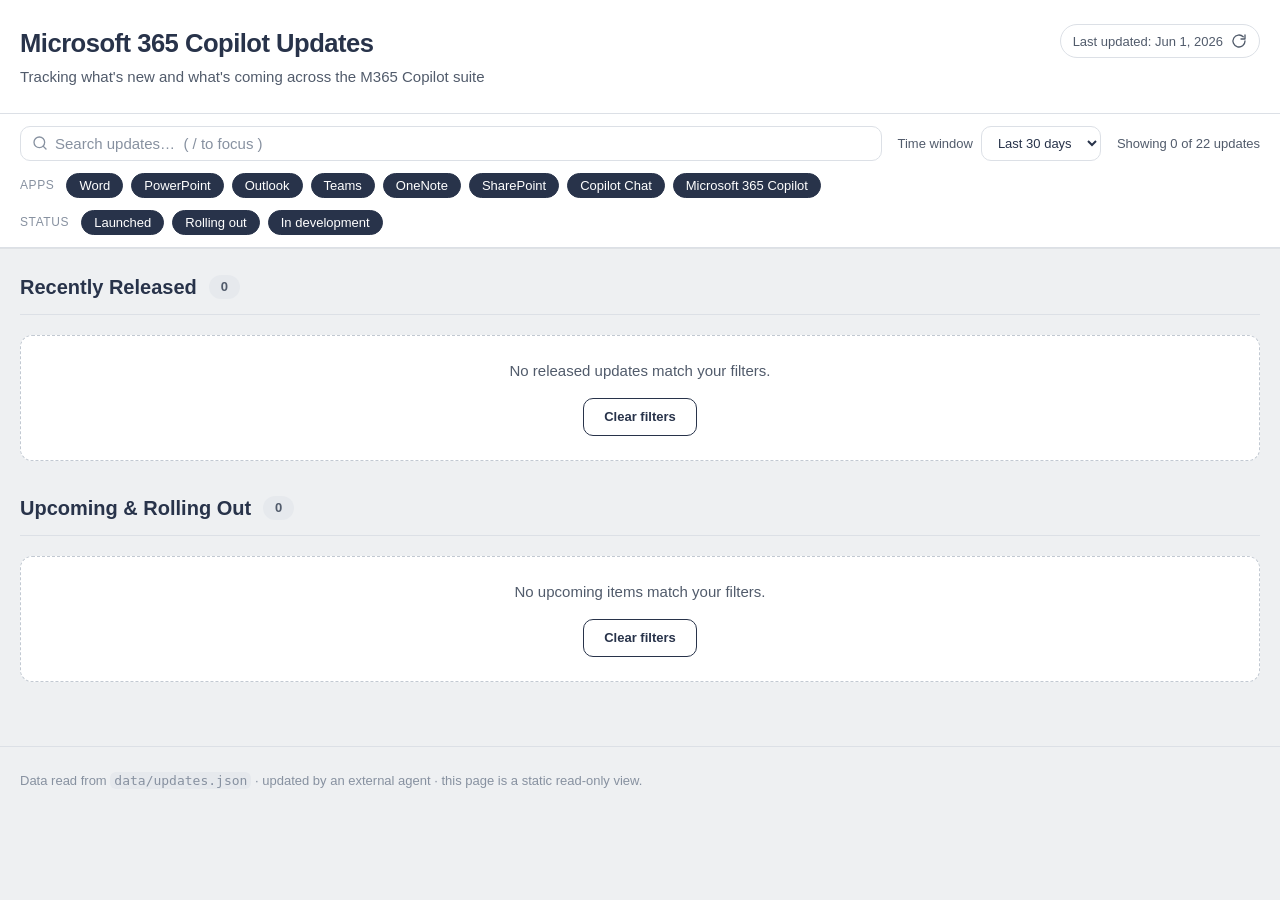
<file: index.html>
<!DOCTYPE html>
<html lang="en">
<head>
  <meta charset="UTF-8" />
  <meta name="viewport" content="width=device-width, initial-scale=1.0" />
  <meta name="description" content="A scannable dashboard of Microsoft 365 Copilot feature updates — what's new and what's coming across the suite." />
  <title>Microsoft 365 Copilot Updates</title>
  <link rel="stylesheet" href="styles.css" />
</head>
<body>
  <a class="skip-link" href="#main">Skip to content</a>

  <header class="header" role="banner">
    <div class="header__inner">
      <div class="header__titles">
        <h1 class="header__title">Microsoft 365 Copilot Updates</h1>
        <p class="header__subtitle">Tracking what's new and what's coming across the M365 Copilot suite</p>
      </div>
      <div class="header__meta">
        <button id="refresh-btn" class="icon-btn" type="button" aria-label="Refresh data" title="Refresh data">
          <span class="updated-label">
            Last updated: <span id="last-updated" aria-live="polite">—</span>
          </span>
          <svg class="icon" width="16" height="16" viewBox="0 0 24 24" fill="none" stroke="currentColor" stroke-width="2" stroke-linecap="round" stroke-linejoin="round" aria-hidden="true">
            <path d="M21 12a9 9 0 1 1-2.64-6.36"/><polyline points="21 3 21 9 15 9"/>
          </svg>
        </button>
      </div>
    </div>
  </header>

  <div class="controls" role="search">
    <div class="controls__inner">
      <div class="controls__row controls__row--top">
        <div class="search">
          <svg class="search__icon" width="16" height="16" viewBox="0 0 24 24" fill="none" stroke="currentColor" stroke-width="2" stroke-linecap="round" stroke-linejoin="round" aria-hidden="true">
            <circle cx="11" cy="11" r="8"/><line x1="21" y1="21" x2="16.65" y2="16.65"/>
          </svg>
          <input id="search-input" class="search__input" type="search" placeholder="Search updates…  ( / to focus )" aria-label="Search updates by title, summary or tag" autocomplete="off" />
        </div>
        <div class="window-select">
          <label for="window-input" class="window-select__label">Time window</label>
          <select id="window-input" class="window-select__input" aria-label="Time window">
            <option value="7">Last 7 days</option>
            <option value="30">Last 30 days</option>
            <option value="90">Last 90 days</option>
            <option value="all">All time</option>
          </select>
        </div>
        <p class="count-readout" id="count-readout" aria-live="polite">Showing 0 of 0 updates</p>
      </div>

      <div class="controls__row">
        <fieldset class="chip-group" id="app-chips">
          <legend class="chip-group__legend">Apps</legend>
          <!-- app chips injected by JS -->
        </fieldset>
      </div>

      <div class="controls__row">
        <fieldset class="chip-group" id="status-chips">
          <legend class="chip-group__legend">Status</legend>
          <!-- status chips injected by JS -->
        </fieldset>
      </div>
    </div>
  </div>

  <main id="main" class="main" tabindex="-1">
    <!-- Loading skeleton -->
    <div id="loading" class="state state--loading" aria-hidden="false">
      <div class="skeleton-grid">
        <div class="skeleton-card"></div>
        <div class="skeleton-card"></div>
        <div class="skeleton-card"></div>
        <div class="skeleton-card"></div>
        <div class="skeleton-card"></div>
        <div class="skeleton-card"></div>
      </div>
      <p class="state__text">Loading updates…</p>
    </div>

    <!-- Error state -->
    <div id="error" class="state state--error" hidden>
      <p class="state__text">⚠️ Couldn't load updates.</p>
      <p class="state__sub" id="error-detail"></p>
      <button id="retry-btn" class="btn" type="button">Retry</button>
    </div>

    <!-- Content -->
    <div id="content" hidden>
      <section class="section" id="released-section" aria-labelledby="released-heading">
        <h2 class="section__heading" id="released-heading">
          Recently Released <span class="section__count" id="released-count">0</span>
        </h2>
        <div id="released-groups"></div>
        <div class="empty" id="released-empty" hidden>
          <p>No released updates match your filters.</p>
          <button class="btn btn--ghost clear-filters-btn" type="button">Clear filters</button>
        </div>
      </section>

      <section class="section" id="upcoming-section" aria-labelledby="upcoming-heading">
        <h2 class="section__heading" id="upcoming-heading">
          Upcoming &amp; Rolling Out <span class="section__count" id="upcoming-count">0</span>
        </h2>
        <div id="upcoming-groups"></div>
        <div class="empty" id="upcoming-empty" hidden>
          <p>No upcoming items match your filters.</p>
          <button class="btn btn--ghost clear-filters-btn" type="button">Clear filters</button>
        </div>
      </section>
    </div>
  </main>

  <footer class="footer">
    <p>Data read from <code>data/updates.json</code> · updated by an external agent · this page is a static read-only view.</p>
  </footer>

  <script src="app.js"></script>
</body>
</html>
</file>
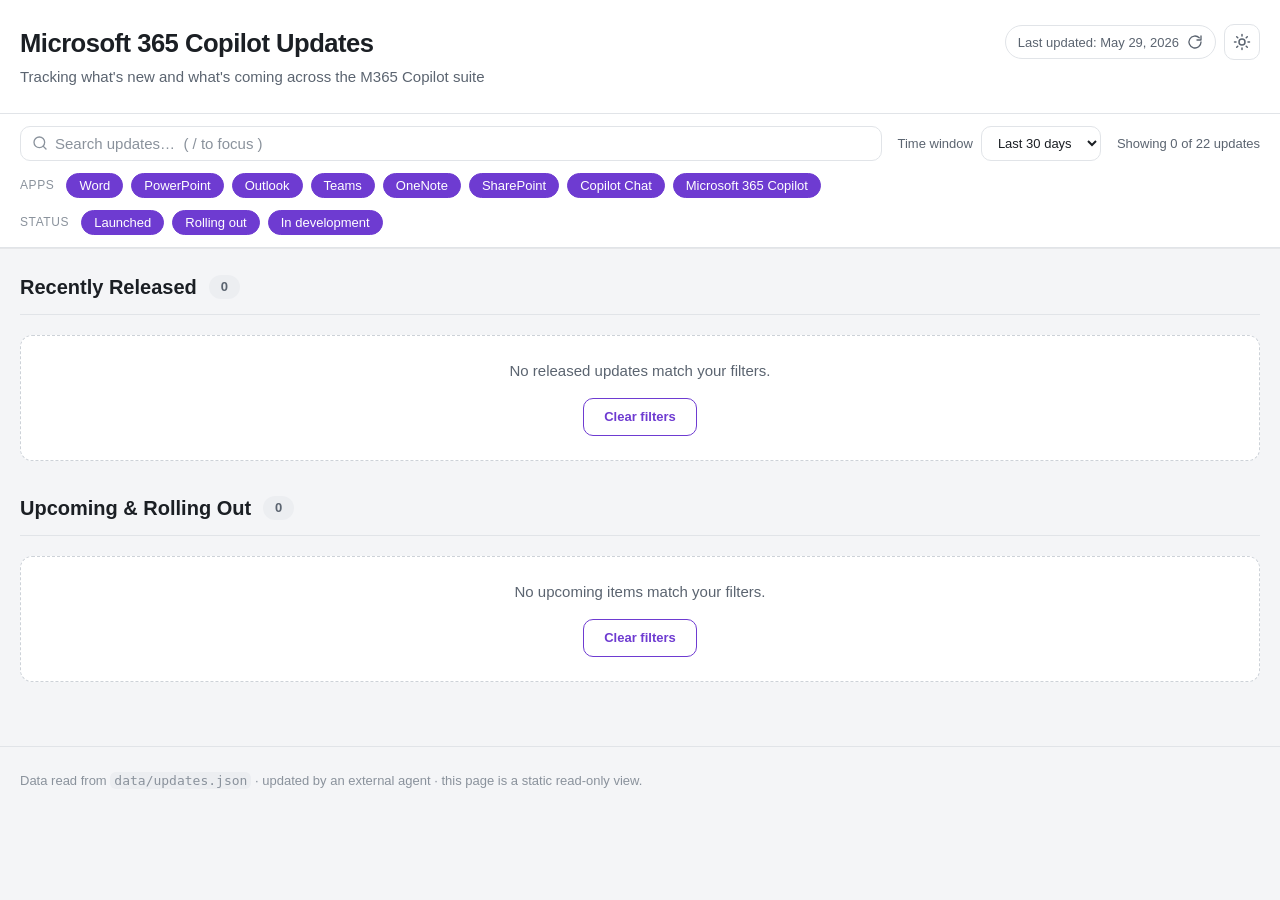
<file: copilot-updates-hub/index.html>
<!DOCTYPE html>
<html lang="en">
<head>
  <meta charset="UTF-8" />
  <meta name="viewport" content="width=device-width, initial-scale=1.0" />
  <meta name="description" content="A scannable dashboard of Microsoft 365 Copilot feature updates — what's new and what's coming across the suite." />
  <title>Microsoft 365 Copilot Updates</title>
  <link rel="stylesheet" href="styles.css" />
</head>
<body>
  <a class="skip-link" href="#main">Skip to content</a>

  <header class="header" role="banner">
    <div class="header__inner">
      <div class="header__titles">
        <h1 class="header__title">Microsoft 365 Copilot Updates</h1>
        <p class="header__subtitle">Tracking what's new and what's coming across the M365 Copilot suite</p>
      </div>
      <div class="header__meta">
        <button id="refresh-btn" class="icon-btn" type="button" aria-label="Refresh data" title="Refresh data">
          <span class="updated-label">
            Last updated: <span id="last-updated" aria-live="polite">—</span>
          </span>
          <svg class="icon" width="16" height="16" viewBox="0 0 24 24" fill="none" stroke="currentColor" stroke-width="2" stroke-linecap="round" stroke-linejoin="round" aria-hidden="true">
            <path d="M21 12a9 9 0 1 1-2.64-6.36"/><polyline points="21 3 21 9 15 9"/>
          </svg>
        </button>
        <button id="theme-toggle" class="icon-btn icon-btn--square" type="button" aria-label="Toggle dark mode" aria-pressed="false" title="Toggle theme">
          <svg class="icon icon--sun" width="18" height="18" viewBox="0 0 24 24" fill="none" stroke="currentColor" stroke-width="2" stroke-linecap="round" stroke-linejoin="round" aria-hidden="true">
            <circle cx="12" cy="12" r="4"/><path d="M12 2v2M12 20v2M4.93 4.93l1.41 1.41M17.66 17.66l1.41 1.41M2 12h2M20 12h2M4.93 19.07l1.41-1.41M17.66 6.34l1.41-1.41"/>
          </svg>
          <svg class="icon icon--moon" width="18" height="18" viewBox="0 0 24 24" fill="none" stroke="currentColor" stroke-width="2" stroke-linecap="round" stroke-linejoin="round" aria-hidden="true">
            <path d="M21 12.79A9 9 0 1 1 11.21 3 7 7 0 0 0 21 12.79z"/>
          </svg>
        </button>
      </div>
    </div>
  </header>

  <div class="controls" role="search">
    <div class="controls__inner">
      <div class="controls__row controls__row--top">
        <div class="search">
          <svg class="search__icon" width="16" height="16" viewBox="0 0 24 24" fill="none" stroke="currentColor" stroke-width="2" stroke-linecap="round" stroke-linejoin="round" aria-hidden="true">
            <circle cx="11" cy="11" r="8"/><line x1="21" y1="21" x2="16.65" y2="16.65"/>
          </svg>
          <input id="search-input" class="search__input" type="search" placeholder="Search updates…  ( / to focus )" aria-label="Search updates by title, summary or tag" autocomplete="off" />
        </div>
        <div class="window-select">
          <label for="window-input" class="window-select__label">Time window</label>
          <select id="window-input" class="window-select__input" aria-label="Time window">
            <option value="7">Last 7 days</option>
            <option value="30">Last 30 days</option>
            <option value="90">Last 90 days</option>
            <option value="all">All time</option>
          </select>
        </div>
        <p class="count-readout" id="count-readout" aria-live="polite">Showing 0 of 0 updates</p>
      </div>

      <div class="controls__row">
        <fieldset class="chip-group" id="app-chips">
          <legend class="chip-group__legend">Apps</legend>
          <!-- app chips injected by JS -->
        </fieldset>
      </div>

      <div class="controls__row">
        <fieldset class="chip-group" id="status-chips">
          <legend class="chip-group__legend">Status</legend>
          <!-- status chips injected by JS -->
        </fieldset>
      </div>
    </div>
  </div>

  <main id="main" class="main" tabindex="-1">
    <!-- Loading skeleton -->
    <div id="loading" class="state state--loading" aria-hidden="false">
      <div class="skeleton-grid">
        <div class="skeleton-card"></div>
        <div class="skeleton-card"></div>
        <div class="skeleton-card"></div>
        <div class="skeleton-card"></div>
        <div class="skeleton-card"></div>
        <div class="skeleton-card"></div>
      </div>
      <p class="state__text">Loading updates…</p>
    </div>

    <!-- Error state -->
    <div id="error" class="state state--error" hidden>
      <p class="state__text">⚠️ Couldn't load updates.</p>
      <p class="state__sub" id="error-detail"></p>
      <button id="retry-btn" class="btn" type="button">Retry</button>
    </div>

    <!-- Content -->
    <div id="content" hidden>
      <section class="section" id="released-section" aria-labelledby="released-heading">
        <h2 class="section__heading" id="released-heading">
          Recently Released <span class="section__count" id="released-count">0</span>
        </h2>
        <div id="released-groups"></div>
        <div class="empty" id="released-empty" hidden>
          <p>No released updates match your filters.</p>
          <button class="btn btn--ghost clear-filters-btn" type="button">Clear filters</button>
        </div>
      </section>

      <section class="section" id="upcoming-section" aria-labelledby="upcoming-heading">
        <h2 class="section__heading" id="upcoming-heading">
          Upcoming &amp; Rolling Out <span class="section__count" id="upcoming-count">0</span>
        </h2>
        <div id="upcoming-groups"></div>
        <div class="empty" id="upcoming-empty" hidden>
          <p>No upcoming items match your filters.</p>
          <button class="btn btn--ghost clear-filters-btn" type="button">Clear filters</button>
        </div>
      </section>
    </div>
  </main>

  <footer class="footer">
    <p>Data read from <code>data/updates.json</code> · updated by an external agent · this page is a static read-only view.</p>
  </footer>

  <script src="app.js"></script>
</body>
</html>
</file>
<file: styles.css>
/* ============================================================
   Microsoft 365 Copilot Updates — styles
   Single theme via CSS variables in :root.
   Palette derived from BeOne Medicines (beonemedicines.com).
   ============================================================ */

:root {
  /* Spacing scale */
  --space-1: 4px;
  --space-2: 8px;
  --space-3: 12px;
  --space-4: 16px;
  --space-5: 20px;
  --space-6: 24px;
  --space-8: 32px;

  /* Radii */
  --radius-sm: 6px;
  --radius-md: 10px;
  --radius-lg: 12px;
  --radius-pill: 999px;

  /* Font sizes */
  --fs-xs: 0.75rem;
  --fs-sm: 0.8125rem;
  --fs-base: 0.9375rem;
  --fs-md: 1rem;
  --fs-lg: 1.25rem;
  --fs-xl: 1.6rem;

  /* ----------------------------------------------------------
     Palette — derived from BeOne Medicines (beonemedicines.com)
     Brand navy #28334a · body slate #30383f · teal accent #006680
     Single theme only (no dark mode).
     ---------------------------------------------------------- */
  --bg: #eef0f2;
  --bg-elevated: #ffffff;
  --bg-subtle: #e6e9ed;
  --surface: #ffffff;
  --surface-hover: #f6f8f9;
  --text: #28334a;          /* brand navy — headings & strong text */
  --text-muted: #515b6b;    /* body slate, muted */
  --text-faint: #8791a0;
  --border: #dce0e6;
  --border-strong: #c2c9d2;
  --accent: #28334a;        /* brand navy — primary actions */
  --accent-contrast: #ffffff;
  --accent-2: #006680;      /* teal — secondary accent (links, NEW) */
  --accent-2-contrast: #ffffff;
  --focus-ring: #006680;    /* teal ring stays visible against navy */
  --shadow-card: 0 1px 2px rgba(40, 51, 74, 0.07);
  --shadow-card-hover: 0 8px 24px rgba(40, 51, 74, 0.16);
  --shadow-bar: 0 1px 0 rgba(40, 51, 74, 0.07);

  /* Status colours */
  --status-launched-bg: #1a7f37;
  --status-launched-fg: #ffffff;
  --status-rolling-bg: #b8730a;
  --status-rolling-fg: #ffffff;
  --status-dev-border: #9098a3;
  --status-dev-fg: #5b6470;

  /* App badge palette (bg / fg pairs chosen for AA contrast) */
  --app-word: #2b579a;
  --app-excel: #1d6f42;
  --app-powerpoint: #c43e1c;
  --app-outlook: #0a7d9e;
  --app-teams: #5b5fc7;
  --app-onenote: #a4378a;
  --app-onedrive: #0f6cbd;
  --app-sharepoint: #0a7268;
  --app-loop: #c2407e;
  --app-whiteboard: #a76a00;
  --app-copilot-chat: #4b3fbb;
  --app-copilot-studio: #6e3bd1;
  --app-m365: #44546a;
  --app-default: #5b6470;

  /* "What you can do" use-case callout (teal-tinted) */
  --usecase-bg: #eef5f6;
  --usecase-border: #cfe1e4;
}

/* ---------- Base ---------- */
* { box-sizing: border-box; }

html { scroll-behavior: smooth; }

body {
  margin: 0;
  font-family: -apple-system, BlinkMacSystemFont, "Segoe UI", Roboto, Helvetica, Arial, sans-serif, "Apple Color Emoji", "Segoe UI Emoji";
  font-size: var(--fs-base);
  line-height: 1.5;
  color: var(--text);
  background: var(--bg);
  -webkit-font-smoothing: antialiased;
}

h1, h2, h3, p { margin: 0; }

a { color: var(--accent); }

:focus-visible {
  outline: 2px solid var(--focus-ring);
  outline-offset: 2px;
  border-radius: var(--radius-sm);
}

.skip-link {
  position: absolute;
  left: -9999px;
  top: 0;
  background: var(--accent);
  color: var(--accent-contrast);
  padding: var(--space-2) var(--space-4);
  z-index: 100;
  border-radius: 0 0 var(--radius-sm) 0;
}
.skip-link:focus { left: 0; }

.sr-only {
  position: absolute;
  width: 1px;
  height: 1px;
  padding: 0;
  margin: -1px;
  overflow: hidden;
  clip: rect(0, 0, 0, 0);
  white-space: nowrap;
  border: 0;
}

/* ---------- Header ---------- */
.header {
  background: var(--bg-elevated);
  border-bottom: 1px solid var(--border);
}
.header__inner {
  max-width: 1440px;
  margin: 0 auto;
  padding: var(--space-6) var(--space-5);
  display: flex;
  align-items: flex-start;
  justify-content: space-between;
  gap: var(--space-4);
  flex-wrap: wrap;
}
.header__title {
  font-size: var(--fs-xl);
  font-weight: 700;
  letter-spacing: -0.02em;
}
.header__subtitle {
  color: var(--text-muted);
  font-size: var(--fs-base);
  margin-top: var(--space-1);
}
.header__meta {
  display: flex;
  align-items: center;
  gap: var(--space-2);
}

.icon-btn {
  display: inline-flex;
  align-items: center;
  gap: var(--space-2);
  background: var(--surface);
  border: 1px solid var(--border);
  color: var(--text-muted);
  border-radius: var(--radius-pill);
  padding: var(--space-2) var(--space-3);
  font-size: var(--fs-sm);
  cursor: pointer;
  transition: background 0.15s, color 0.15s, border-color 0.15s;
}
.icon-btn:hover { background: var(--surface-hover); color: var(--text); border-color: var(--border-strong); }
.icon-btn--square { padding: var(--space-2); border-radius: var(--radius-md); }
.updated-label { white-space: nowrap; }
.icon { display: block; }

.refreshing .icon { animation: spin 0.7s linear infinite; }
@keyframes spin { to { transform: rotate(360deg); } }

/* ---------- Controls bar (sticky) ---------- */
.controls {
  position: sticky;
  top: 0;
  z-index: 20;
  background: var(--bg-elevated);
  border-bottom: 1px solid var(--border);
  box-shadow: var(--shadow-bar);
  backdrop-filter: saturate(1.2);
}
.controls__inner {
  max-width: 1440px;
  margin: 0 auto;
  padding: var(--space-3) var(--space-5);
  display: flex;
  flex-direction: column;
  gap: var(--space-3);
}
.controls__row { display: flex; align-items: center; gap: var(--space-3); flex-wrap: wrap; }
.controls__row--top { gap: var(--space-4); }

.search {
  position: relative;
  flex: 1 1 280px;
  min-width: 220px;
}
.search__icon {
  position: absolute;
  left: var(--space-3);
  top: 50%;
  transform: translateY(-50%);
  color: var(--text-faint);
  pointer-events: none;
}
.search__input {
  width: 100%;
  padding: var(--space-2) var(--space-3) var(--space-2) calc(var(--space-3) + 22px);
  font-size: var(--fs-base);
  color: var(--text);
  background: var(--surface);
  border: 1px solid var(--border);
  border-radius: var(--radius-md);
}
.search__input::placeholder { color: var(--text-faint); }

.window-select { display: flex; align-items: center; gap: var(--space-2); }
.window-select__label { font-size: var(--fs-sm); color: var(--text-muted); white-space: nowrap; }
.window-select__input {
  font-size: var(--fs-sm);
  color: var(--text);
  background: var(--surface);
  border: 1px solid var(--border);
  border-radius: var(--radius-md);
  padding: var(--space-2) var(--space-3);
  cursor: pointer;
}

.count-readout {
  font-size: var(--fs-sm);
  color: var(--text-muted);
  margin-left: auto;
  white-space: nowrap;
}

/* Chip groups */
.chip-group {
  border: none;
  margin: 0;
  padding: 0;
  display: flex;
  align-items: center;
  gap: var(--space-2);
  flex-wrap: wrap;
}
.chip-group__legend {
  font-size: var(--fs-xs);
  text-transform: uppercase;
  letter-spacing: 0.05em;
  color: var(--text-faint);
  padding: 0;
  margin-right: var(--space-1);
  float: left;
}
.chip {
  display: inline-flex;
  align-items: center;
  gap: var(--space-1);
  font-size: var(--fs-sm);
  padding: var(--space-1) var(--space-3);
  border-radius: var(--radius-pill);
  border: 1px solid var(--border-strong);
  background: var(--surface);
  color: var(--text-muted);
  cursor: pointer;
  transition: background 0.15s, color 0.15s, border-color 0.15s, opacity 0.15s;
  user-select: none;
}
.chip:hover { border-color: var(--accent); color: var(--text); }
.chip[aria-pressed="true"] {
  background: var(--accent);
  border-color: var(--accent);
  color: var(--accent-contrast);
}
.chip[aria-pressed="false"] { opacity: 0.6; }

/* ---------- Main / sections ---------- */
.main {
  max-width: 1440px;
  margin: 0 auto;
  padding: var(--space-6) var(--space-5) var(--space-8);
  outline: none;
}
.section { margin-bottom: var(--space-8); }
.section__heading {
  font-size: var(--fs-lg);
  font-weight: 700;
  display: flex;
  align-items: center;
  gap: var(--space-3);
  margin-bottom: var(--space-5);
  padding-bottom: var(--space-3);
  border-bottom: 1px solid var(--border);
}
.section__count {
  font-size: var(--fs-sm);
  font-weight: 600;
  color: var(--text-muted);
  background: var(--bg-subtle);
  border-radius: var(--radius-pill);
  padding: 2px var(--space-3);
}

.group { margin-bottom: var(--space-6); }
.group__heading {
  font-size: var(--fs-md);
  font-weight: 600;
  color: var(--text);
  margin-bottom: var(--space-4);
  display: flex;
  align-items: center;
  gap: var(--space-2);
}
.group__count { font-size: var(--fs-sm); font-weight: 500; color: var(--text-faint); }

.card-grid {
  display: grid;
  grid-template-columns: repeat(auto-fill, minmax(360px, 1fr));
  gap: var(--space-4);
}

/* ---------- Card ---------- */
.card {
  position: relative;
  display: flex;
  flex-direction: column;
  background: var(--surface);
  border: 1px solid var(--border);
  border-radius: var(--radius-lg);
  padding: var(--space-5);
  overflow: hidden;
  transition: transform 0.18s ease, box-shadow 0.18s ease, border-color 0.18s ease;
  box-shadow: var(--shadow-card);
}
.card:hover {
  transform: translateY(-3px);
  box-shadow: var(--shadow-card-hover);
  border-color: var(--border-strong);
}

.card__top {
  display: flex;
  align-items: flex-start;
  justify-content: space-between;
  gap: var(--space-2);
  margin-bottom: var(--space-3);
}

.app-badge {
  display: inline-flex;
  align-items: center;
  font-size: var(--fs-xs);
  font-weight: 600;
  letter-spacing: 0.01em;
  color: #fff;
  background: var(--badge-color, var(--app-default));
  border-radius: var(--radius-pill);
  padding: 3px var(--space-3);
  white-space: nowrap;
}

.status-pill {
  display: inline-flex;
  align-items: center;
  font-size: var(--fs-xs);
  font-weight: 600;
  border-radius: var(--radius-pill);
  padding: 3px var(--space-3);
  white-space: nowrap;
}
.status-pill--launched { background: var(--status-launched-bg); color: var(--status-launched-fg); }
.status-pill--rolling { background: var(--status-rolling-bg); color: var(--status-rolling-fg); }
.status-pill--dev { background: transparent; color: var(--status-dev-fg); border: 1px solid var(--status-dev-border); }

.card__title {
  font-size: var(--fs-md);
  font-weight: 650;
  line-height: 1.3;
  margin-bottom: var(--space-2);
  display: -webkit-box;
  -webkit-line-clamp: 2;
  -webkit-box-orient: vertical;
  line-clamp: 2;
  overflow: hidden;
}
.card__summary {
  font-size: var(--fs-sm);
  color: var(--text-muted);
  margin-bottom: var(--space-4);
  display: -webkit-box;
  -webkit-line-clamp: 3;
  -webkit-box-orient: vertical;
  line-clamp: 3;
  overflow: hidden;
}

/* "What you can do" use-case callout */
.card__usecase {
  background: var(--usecase-bg);
  border: 1px solid var(--usecase-border);
  border-left: 3px solid var(--accent-2);
  border-radius: var(--radius-md);
  padding: var(--space-3);
  margin-bottom: var(--space-4);
}
.card__usecase-label {
  display: block;
  font-size: var(--fs-xs);
  font-weight: 700;
  text-transform: uppercase;
  letter-spacing: 0.04em;
  color: var(--accent-2);
  margin-bottom: var(--space-1);
}
.card__usecase-text {
  font-size: var(--fs-sm);
  color: var(--text-muted);
  line-height: 1.45;
}

.card__tags {
  display: flex;
  flex-wrap: wrap;
  gap: var(--space-1);
  margin-bottom: var(--space-4);
}
.tag {
  font-size: var(--fs-xs);
  color: var(--text-muted);
  background: var(--bg-subtle);
  border-radius: var(--radius-sm);
  padding: 2px var(--space-2);
}

.card__footer {
  display: flex;
  align-items: center;
  justify-content: space-between;
  gap: var(--space-2);
  margin-top: auto;
  padding-top: var(--space-3);
  border-top: 1px solid var(--border);
  font-size: var(--fs-sm);
}
.card__updated { color: var(--text-faint); display: inline-flex; align-items: center; gap: var(--space-1); }
.card__source {
  display: inline-flex;
  align-items: center;
  gap: var(--space-1);
  color: var(--accent-2);
  text-decoration: none;
  font-weight: 500;
  white-space: nowrap;
}
.card__source:hover { text-decoration: underline; }

/* NEW ribbon */
.card__ribbon {
  position: absolute;
  top: 14px;
  right: -30px;
  transform: rotate(45deg);
  background: var(--accent-2);
  color: var(--accent-2-contrast);
  font-size: 0.625rem;
  font-weight: 700;
  letter-spacing: 0.08em;
  padding: 2px 36px;
  box-shadow: 0 1px 3px rgba(0,0,0,0.25);
}
.card--new { border-color: var(--accent-2); }

/* ---------- States ---------- */
.state { text-align: center; padding: var(--space-8) var(--space-5); }
.state__text { font-size: var(--fs-md); color: var(--text-muted); margin-top: var(--space-4); }
.state__sub { font-size: var(--fs-sm); color: var(--text-faint); margin-top: var(--space-2); }
.state--error .state__text { color: var(--text); }

.skeleton-grid {
  display: grid;
  grid-template-columns: repeat(auto-fill, minmax(360px, 1fr));
  gap: var(--space-4);
}
.skeleton-card {
  height: 200px;
  border-radius: var(--radius-lg);
  background: linear-gradient(100deg, var(--bg-subtle) 30%, var(--surface-hover) 50%, var(--bg-subtle) 70%);
  background-size: 200% 100%;
  animation: shimmer 1.3s ease-in-out infinite;
}
@keyframes shimmer { from { background-position: 200% 0; } to { background-position: -200% 0; } }

.empty {
  text-align: center;
  color: var(--text-muted);
  padding: var(--space-6);
  background: var(--bg-elevated);
  border: 1px dashed var(--border-strong);
  border-radius: var(--radius-lg);
}
.empty p { margin-bottom: var(--space-4); }

.btn {
  font: inherit;
  font-size: var(--fs-sm);
  font-weight: 600;
  cursor: pointer;
  padding: var(--space-2) var(--space-5);
  border-radius: var(--radius-md);
  border: 1px solid var(--accent);
  background: var(--accent);
  color: var(--accent-contrast);
  transition: filter 0.15s;
}
.btn:hover { filter: brightness(1.08); }
.btn--ghost { background: transparent; color: var(--accent); }
.btn--ghost:hover { background: var(--bg-subtle); filter: none; }

/* ---------- Footer ---------- */
.footer {
  max-width: 1440px;
  margin: 0 auto;
  padding: var(--space-6) var(--space-5) var(--space-8);
  color: var(--text-faint);
  font-size: var(--fs-sm);
  border-top: 1px solid var(--border);
}
.footer code { background: var(--bg-subtle); padding: 1px var(--space-1); border-radius: var(--radius-sm); }

/* ---------- Fade-in on render ---------- */
.card {
  animation: fade-in 0.32s ease both;
}
@keyframes fade-in {
  from { opacity: 0; transform: translateY(8px); }
  to { opacity: 1; transform: translateY(0); }
}

/* ---------- Breakpoints ---------- */
@media (max-width: 1024px) {
  .header__title { font-size: 1.4rem; }
}
@media (max-width: 768px) {
  .header__inner, .controls__inner, .main, .footer { padding-left: var(--space-4); padding-right: var(--space-4); }
  .count-readout { margin-left: 0; width: 100%; }
  .controls__row--top { flex-direction: column; align-items: stretch; }
  .window-select { justify-content: space-between; }
}
@media (max-width: 480px) {
  .card-grid, .skeleton-grid { grid-template-columns: 1fr; }
  .header__inner { flex-direction: column; }
  .header__meta { width: 100%; }
}

/* ---------- Reduced motion ---------- */
@media (prefers-reduced-motion: reduce) {
  * { scroll-behavior: auto !important; }
  .card { animation: none; transition: none; }
  .card:hover { transform: none; }
  .skeleton-card { animation: none; }
  .refreshing .icon { animation: none; }
}
</file>
<file: copilot-updates-hub/styles.css>
/* ============================================================
   Microsoft 365 Copilot Updates — styles
   Themeable via CSS variables. :root = light, [data-theme=dark]
   ============================================================ */

:root {
  /* Spacing scale */
  --space-1: 4px;
  --space-2: 8px;
  --space-3: 12px;
  --space-4: 16px;
  --space-5: 20px;
  --space-6: 24px;
  --space-8: 32px;

  /* Radii */
  --radius-sm: 6px;
  --radius-md: 10px;
  --radius-lg: 12px;
  --radius-pill: 999px;

  /* Font sizes */
  --fs-xs: 0.75rem;
  --fs-sm: 0.8125rem;
  --fs-base: 0.9375rem;
  --fs-md: 1rem;
  --fs-lg: 1.25rem;
  --fs-xl: 1.6rem;

  /* Light theme palette */
  --bg: #f4f5f7;
  --bg-elevated: #ffffff;
  --bg-subtle: #eceef1;
  --surface: #ffffff;
  --surface-hover: #fbfbfc;
  --text: #1b1f24;
  --text-muted: #5b6470;
  --text-faint: #8a929c;
  --border: #e1e4e8;
  --border-strong: #cdd2d8;
  --accent: #6e3bd1;
  --accent-contrast: #ffffff;
  --focus-ring: #6e3bd1;
  --shadow-card: 0 1px 2px rgba(16, 22, 30, 0.06);
  --shadow-card-hover: 0 8px 24px rgba(16, 22, 30, 0.14);
  --shadow-bar: 0 1px 0 rgba(16, 22, 30, 0.06);

  /* Status colours */
  --status-launched-bg: #1a7f37;
  --status-launched-fg: #ffffff;
  --status-rolling-bg: #b8730a;
  --status-rolling-fg: #ffffff;
  --status-dev-border: #9098a3;
  --status-dev-fg: #5b6470;

  /* App badge palette (bg / fg pairs chosen for AA contrast) */
  --app-word: #2b579a;
  --app-excel: #1d6f42;
  --app-powerpoint: #c43e1c;
  --app-outlook: #0a7d9e;
  --app-teams: #5b5fc7;
  --app-onenote: #a4378a;
  --app-onedrive: #0f6cbd;
  --app-sharepoint: #0a7268;
  --app-loop: #c2407e;
  --app-whiteboard: #a76a00;
  --app-copilot-chat: #4b3fbb;
  --app-copilot-studio: #6e3bd1;
  --app-m365: #44546a;
  --app-default: #5b6470;
}

[data-theme="dark"] {
  --bg: #0f1216;
  --bg-elevated: #171b21;
  --bg-subtle: #1d222a;
  --surface: #1a1f26;
  --surface-hover: #20262f;
  --text: #e7eaee;
  --text-muted: #a6b0bd;
  --text-faint: #79828f;
  --border: #2a313b;
  --border-strong: #3a4250;
  --accent: #a989f0;
  --accent-contrast: #15101f;
  --focus-ring: #a989f0;
  --shadow-card: 0 1px 2px rgba(0, 0, 0, 0.4);
  --shadow-card-hover: 0 10px 28px rgba(0, 0, 0, 0.55);
  --shadow-bar: 0 1px 0 rgba(0, 0, 0, 0.4);

  --status-launched-bg: #2da44e;
  --status-launched-fg: #07140a;
  --status-rolling-bg: #d9920a;
  --status-rolling-fg: #1a1203;
  --status-dev-border: #5a6470;
  --status-dev-fg: #a6b0bd;

  /* Brighter app colours for dark surfaces */
  --app-word: #5a8fd6;
  --app-excel: #4caf72;
  --app-powerpoint: #e8714f;
  --app-outlook: #3bb6d6;
  --app-teams: #8b8ee6;
  --app-onenote: #d168b8;
  --app-onedrive: #4ca0e8;
  --app-sharepoint: #3aa99c;
  --app-loop: #e072a3;
  --app-whiteboard: #d6a23c;
  --app-copilot-chat: #8b7fe6;
  --app-copilot-studio: #a989f0;
  --app-m365: #8295ad;
  --app-default: #a6b0bd;
}

/* ---------- Base ---------- */
* { box-sizing: border-box; }

html { scroll-behavior: smooth; }

body {
  margin: 0;
  font-family: -apple-system, BlinkMacSystemFont, "Segoe UI", Roboto, Helvetica, Arial, sans-serif, "Apple Color Emoji", "Segoe UI Emoji";
  font-size: var(--fs-base);
  line-height: 1.5;
  color: var(--text);
  background: var(--bg);
  -webkit-font-smoothing: antialiased;
}

h1, h2, h3, p { margin: 0; }

a { color: var(--accent); }

:focus-visible {
  outline: 2px solid var(--focus-ring);
  outline-offset: 2px;
  border-radius: var(--radius-sm);
}

.skip-link {
  position: absolute;
  left: -9999px;
  top: 0;
  background: var(--accent);
  color: var(--accent-contrast);
  padding: var(--space-2) var(--space-4);
  z-index: 100;
  border-radius: 0 0 var(--radius-sm) 0;
}
.skip-link:focus { left: 0; }

.sr-only {
  position: absolute;
  width: 1px;
  height: 1px;
  padding: 0;
  margin: -1px;
  overflow: hidden;
  clip: rect(0, 0, 0, 0);
  white-space: nowrap;
  border: 0;
}

/* ---------- Header ---------- */
.header {
  background: var(--bg-elevated);
  border-bottom: 1px solid var(--border);
}
.header__inner {
  max-width: 1440px;
  margin: 0 auto;
  padding: var(--space-6) var(--space-5);
  display: flex;
  align-items: flex-start;
  justify-content: space-between;
  gap: var(--space-4);
  flex-wrap: wrap;
}
.header__title {
  font-size: var(--fs-xl);
  font-weight: 700;
  letter-spacing: -0.02em;
}
.header__subtitle {
  color: var(--text-muted);
  font-size: var(--fs-base);
  margin-top: var(--space-1);
}
.header__meta {
  display: flex;
  align-items: center;
  gap: var(--space-2);
}

.icon-btn {
  display: inline-flex;
  align-items: center;
  gap: var(--space-2);
  background: var(--surface);
  border: 1px solid var(--border);
  color: var(--text-muted);
  border-radius: var(--radius-pill);
  padding: var(--space-2) var(--space-3);
  font-size: var(--fs-sm);
  cursor: pointer;
  transition: background 0.15s, color 0.15s, border-color 0.15s;
}
.icon-btn:hover { background: var(--surface-hover); color: var(--text); border-color: var(--border-strong); }
.icon-btn--square { padding: var(--space-2); border-radius: var(--radius-md); }
.updated-label { white-space: nowrap; }
.icon { display: block; }

/* Theme icon swap */
.icon--moon { display: none; }
[data-theme="dark"] .icon--sun { display: none; }
[data-theme="dark"] .icon--moon { display: block; }

.refreshing .icon { animation: spin 0.7s linear infinite; }
@keyframes spin { to { transform: rotate(360deg); } }

/* ---------- Controls bar (sticky) ---------- */
.controls {
  position: sticky;
  top: 0;
  z-index: 20;
  background: var(--bg-elevated);
  border-bottom: 1px solid var(--border);
  box-shadow: var(--shadow-bar);
  backdrop-filter: saturate(1.2);
}
.controls__inner {
  max-width: 1440px;
  margin: 0 auto;
  padding: var(--space-3) var(--space-5);
  display: flex;
  flex-direction: column;
  gap: var(--space-3);
}
.controls__row { display: flex; align-items: center; gap: var(--space-3); flex-wrap: wrap; }
.controls__row--top { gap: var(--space-4); }

.search {
  position: relative;
  flex: 1 1 280px;
  min-width: 220px;
}
.search__icon {
  position: absolute;
  left: var(--space-3);
  top: 50%;
  transform: translateY(-50%);
  color: var(--text-faint);
  pointer-events: none;
}
.search__input {
  width: 100%;
  padding: var(--space-2) var(--space-3) var(--space-2) calc(var(--space-3) + 22px);
  font-size: var(--fs-base);
  color: var(--text);
  background: var(--surface);
  border: 1px solid var(--border);
  border-radius: var(--radius-md);
}
.search__input::placeholder { color: var(--text-faint); }

.window-select { display: flex; align-items: center; gap: var(--space-2); }
.window-select__label { font-size: var(--fs-sm); color: var(--text-muted); white-space: nowrap; }
.window-select__input {
  font-size: var(--fs-sm);
  color: var(--text);
  background: var(--surface);
  border: 1px solid var(--border);
  border-radius: var(--radius-md);
  padding: var(--space-2) var(--space-3);
  cursor: pointer;
}

.count-readout {
  font-size: var(--fs-sm);
  color: var(--text-muted);
  margin-left: auto;
  white-space: nowrap;
}

/* Chip groups */
.chip-group {
  border: none;
  margin: 0;
  padding: 0;
  display: flex;
  align-items: center;
  gap: var(--space-2);
  flex-wrap: wrap;
}
.chip-group__legend {
  font-size: var(--fs-xs);
  text-transform: uppercase;
  letter-spacing: 0.05em;
  color: var(--text-faint);
  padding: 0;
  margin-right: var(--space-1);
  float: left;
}
.chip {
  display: inline-flex;
  align-items: center;
  gap: var(--space-1);
  font-size: var(--fs-sm);
  padding: var(--space-1) var(--space-3);
  border-radius: var(--radius-pill);
  border: 1px solid var(--border-strong);
  background: var(--surface);
  color: var(--text-muted);
  cursor: pointer;
  transition: background 0.15s, color 0.15s, border-color 0.15s, opacity 0.15s;
  user-select: none;
}
.chip:hover { border-color: var(--accent); color: var(--text); }
.chip[aria-pressed="true"] {
  background: var(--accent);
  border-color: var(--accent);
  color: var(--accent-contrast);
}
.chip[aria-pressed="false"] { opacity: 0.6; }

/* ---------- Main / sections ---------- */
.main {
  max-width: 1440px;
  margin: 0 auto;
  padding: var(--space-6) var(--space-5) var(--space-8);
  outline: none;
}
.section { margin-bottom: var(--space-8); }
.section__heading {
  font-size: var(--fs-lg);
  font-weight: 700;
  display: flex;
  align-items: center;
  gap: var(--space-3);
  margin-bottom: var(--space-5);
  padding-bottom: var(--space-3);
  border-bottom: 1px solid var(--border);
}
.section__count {
  font-size: var(--fs-sm);
  font-weight: 600;
  color: var(--text-muted);
  background: var(--bg-subtle);
  border-radius: var(--radius-pill);
  padding: 2px var(--space-3);
}

.group { margin-bottom: var(--space-6); }
.group__heading {
  font-size: var(--fs-md);
  font-weight: 600;
  color: var(--text);
  margin-bottom: var(--space-4);
  display: flex;
  align-items: center;
  gap: var(--space-2);
}
.group__count { font-size: var(--fs-sm); font-weight: 500; color: var(--text-faint); }

.card-grid {
  display: grid;
  grid-template-columns: repeat(auto-fill, minmax(320px, 1fr));
  gap: var(--space-4);
}

/* ---------- Card ---------- */
.card {
  position: relative;
  display: flex;
  flex-direction: column;
  background: var(--surface);
  border: 1px solid var(--border);
  border-radius: var(--radius-lg);
  padding: var(--space-5);
  overflow: hidden;
  transition: transform 0.18s ease, box-shadow 0.18s ease, border-color 0.18s ease;
  box-shadow: var(--shadow-card);
}
.card:hover {
  transform: translateY(-3px);
  box-shadow: var(--shadow-card-hover);
  border-color: var(--border-strong);
}

.card__top {
  display: flex;
  align-items: flex-start;
  justify-content: space-between;
  gap: var(--space-2);
  margin-bottom: var(--space-3);
}

.app-badge {
  display: inline-flex;
  align-items: center;
  font-size: var(--fs-xs);
  font-weight: 600;
  letter-spacing: 0.01em;
  color: #fff;
  background: var(--badge-color, var(--app-default));
  border-radius: var(--radius-pill);
  padding: 3px var(--space-3);
  white-space: nowrap;
}

.status-pill {
  display: inline-flex;
  align-items: center;
  font-size: var(--fs-xs);
  font-weight: 600;
  border-radius: var(--radius-pill);
  padding: 3px var(--space-3);
  white-space: nowrap;
}
.status-pill--launched { background: var(--status-launched-bg); color: var(--status-launched-fg); }
.status-pill--rolling { background: var(--status-rolling-bg); color: var(--status-rolling-fg); }
.status-pill--dev { background: transparent; color: var(--status-dev-fg); border: 1px solid var(--status-dev-border); }

.card__title {
  font-size: var(--fs-md);
  font-weight: 650;
  line-height: 1.3;
  margin-bottom: var(--space-2);
  display: -webkit-box;
  -webkit-line-clamp: 2;
  -webkit-box-orient: vertical;
  line-clamp: 2;
  overflow: hidden;
}
.card__summary {
  font-size: var(--fs-sm);
  color: var(--text-muted);
  margin-bottom: var(--space-4);
  display: -webkit-box;
  -webkit-line-clamp: 3;
  -webkit-box-orient: vertical;
  line-clamp: 3;
  overflow: hidden;
}

.card__tags {
  display: flex;
  flex-wrap: wrap;
  gap: var(--space-1);
  margin-bottom: var(--space-4);
}
.tag {
  font-size: var(--fs-xs);
  color: var(--text-muted);
  background: var(--bg-subtle);
  border-radius: var(--radius-sm);
  padding: 2px var(--space-2);
}

.card__footer {
  display: flex;
  align-items: center;
  justify-content: space-between;
  gap: var(--space-2);
  margin-top: auto;
  padding-top: var(--space-3);
  border-top: 1px solid var(--border);
  font-size: var(--fs-sm);
}
.card__updated { color: var(--text-faint); display: inline-flex; align-items: center; gap: var(--space-1); }
.card__source {
  display: inline-flex;
  align-items: center;
  gap: var(--space-1);
  color: var(--accent);
  text-decoration: none;
  font-weight: 500;
  white-space: nowrap;
}
.card__source:hover { text-decoration: underline; }

/* NEW ribbon */
.card__ribbon {
  position: absolute;
  top: 14px;
  right: -30px;
  transform: rotate(45deg);
  background: var(--accent);
  color: var(--accent-contrast);
  font-size: 0.625rem;
  font-weight: 700;
  letter-spacing: 0.08em;
  padding: 2px 36px;
  box-shadow: 0 1px 3px rgba(0,0,0,0.25);
}
.card--new { border-color: var(--accent); }

/* ---------- States ---------- */
.state { text-align: center; padding: var(--space-8) var(--space-5); }
.state__text { font-size: var(--fs-md); color: var(--text-muted); margin-top: var(--space-4); }
.state__sub { font-size: var(--fs-sm); color: var(--text-faint); margin-top: var(--space-2); }
.state--error .state__text { color: var(--text); }

.skeleton-grid {
  display: grid;
  grid-template-columns: repeat(auto-fill, minmax(320px, 1fr));
  gap: var(--space-4);
}
.skeleton-card {
  height: 200px;
  border-radius: var(--radius-lg);
  background: linear-gradient(100deg, var(--bg-subtle) 30%, var(--surface-hover) 50%, var(--bg-subtle) 70%);
  background-size: 200% 100%;
  animation: shimmer 1.3s ease-in-out infinite;
}
@keyframes shimmer { from { background-position: 200% 0; } to { background-position: -200% 0; } }

.empty {
  text-align: center;
  color: var(--text-muted);
  padding: var(--space-6);
  background: var(--bg-elevated);
  border: 1px dashed var(--border-strong);
  border-radius: var(--radius-lg);
}
.empty p { margin-bottom: var(--space-4); }

.btn {
  font: inherit;
  font-size: var(--fs-sm);
  font-weight: 600;
  cursor: pointer;
  padding: var(--space-2) var(--space-5);
  border-radius: var(--radius-md);
  border: 1px solid var(--accent);
  background: var(--accent);
  color: var(--accent-contrast);
  transition: filter 0.15s;
}
.btn:hover { filter: brightness(1.08); }
.btn--ghost { background: transparent; color: var(--accent); }
.btn--ghost:hover { background: var(--bg-subtle); filter: none; }

/* ---------- Footer ---------- */
.footer {
  max-width: 1440px;
  margin: 0 auto;
  padding: var(--space-6) var(--space-5) var(--space-8);
  color: var(--text-faint);
  font-size: var(--fs-sm);
  border-top: 1px solid var(--border);
}
.footer code { background: var(--bg-subtle); padding: 1px var(--space-1); border-radius: var(--radius-sm); }

/* ---------- Fade-in on render ---------- */
.card {
  animation: fade-in 0.32s ease both;
}
@keyframes fade-in {
  from { opacity: 0; transform: translateY(8px); }
  to { opacity: 1; transform: translateY(0); }
}

/* ---------- Breakpoints ---------- */
@media (max-width: 1024px) {
  .header__title { font-size: 1.4rem; }
}
@media (max-width: 768px) {
  .header__inner, .controls__inner, .main, .footer { padding-left: var(--space-4); padding-right: var(--space-4); }
  .count-readout { margin-left: 0; width: 100%; }
  .controls__row--top { flex-direction: column; align-items: stretch; }
  .window-select { justify-content: space-between; }
}
@media (max-width: 480px) {
  .card-grid, .skeleton-grid { grid-template-columns: 1fr; }
  .header__inner { flex-direction: column; }
  .header__meta { width: 100%; }
}

/* ---------- Reduced motion ---------- */
@media (prefers-reduced-motion: reduce) {
  * { scroll-behavior: auto !important; }
  .card { animation: none; transition: none; }
  .card:hover { transform: none; }
  .skeleton-card { animation: none; }
  .refreshing .icon { animation: none; }
}
</file>
